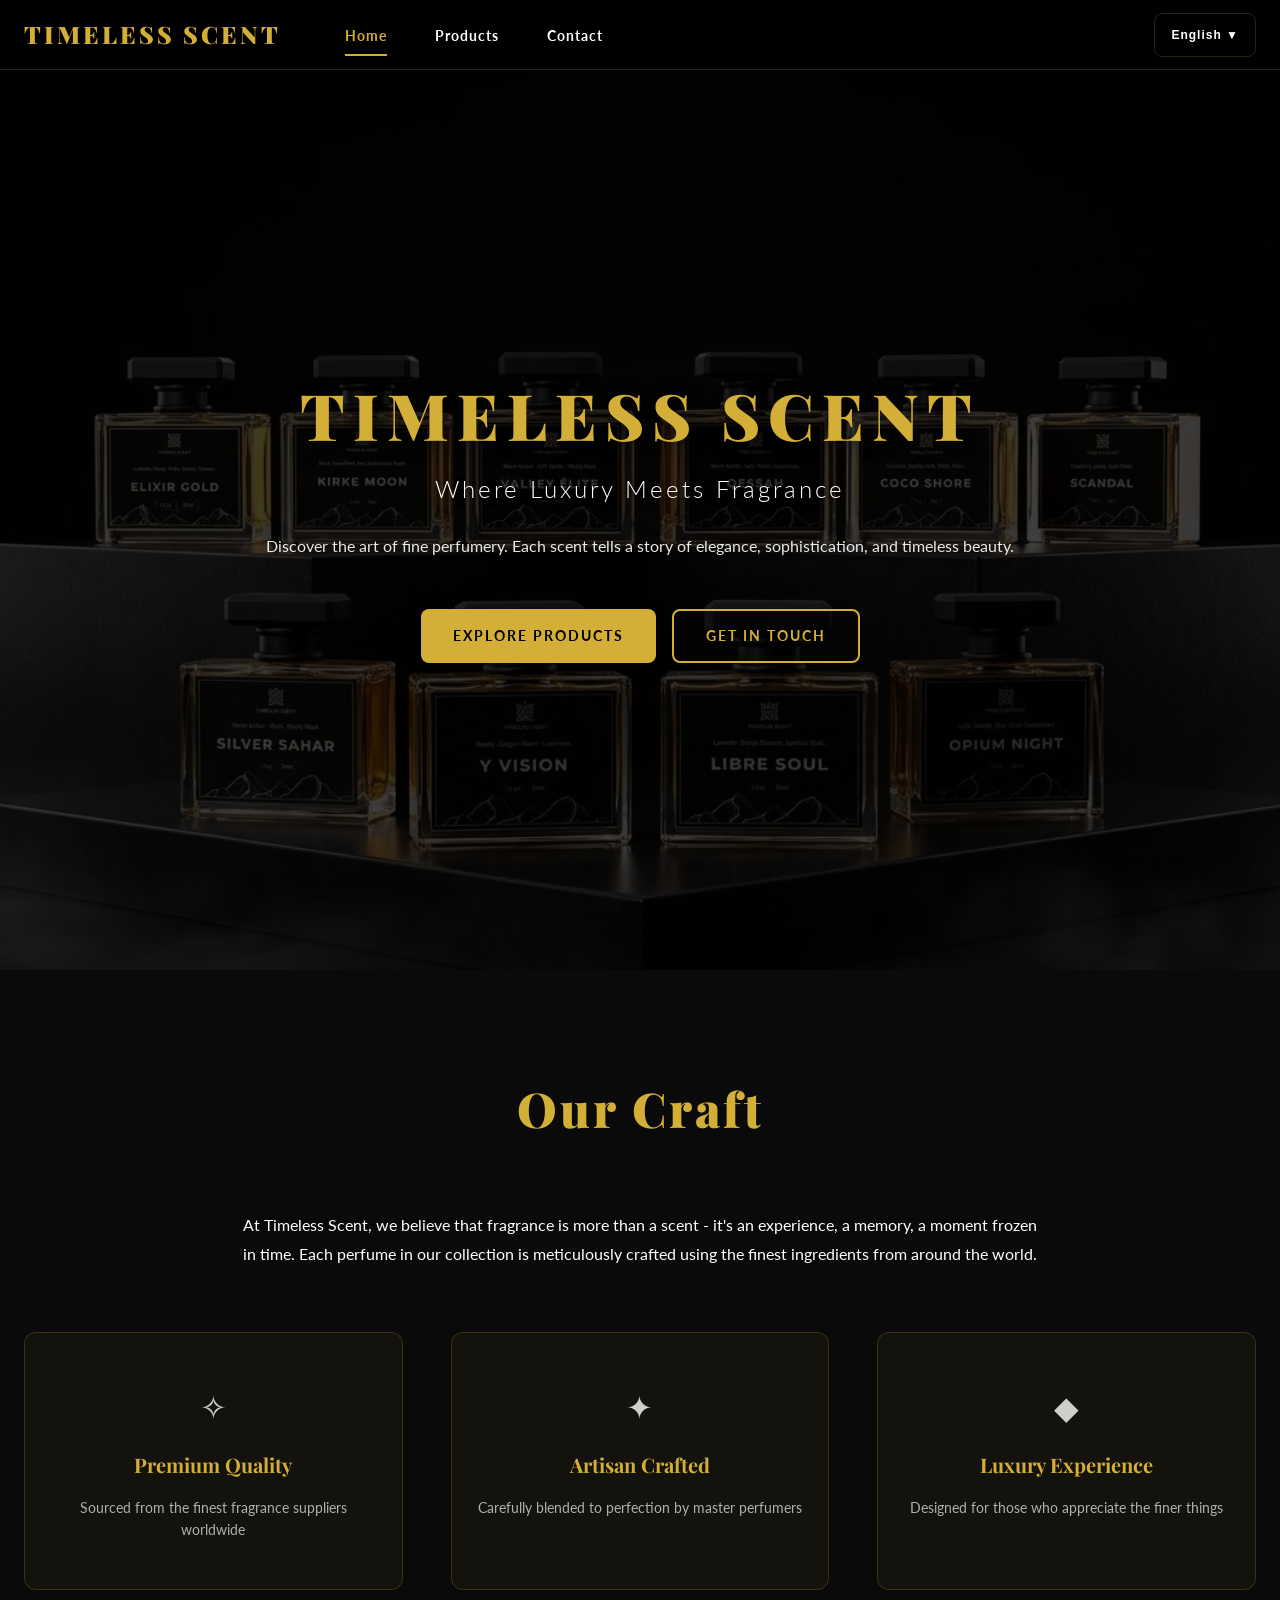
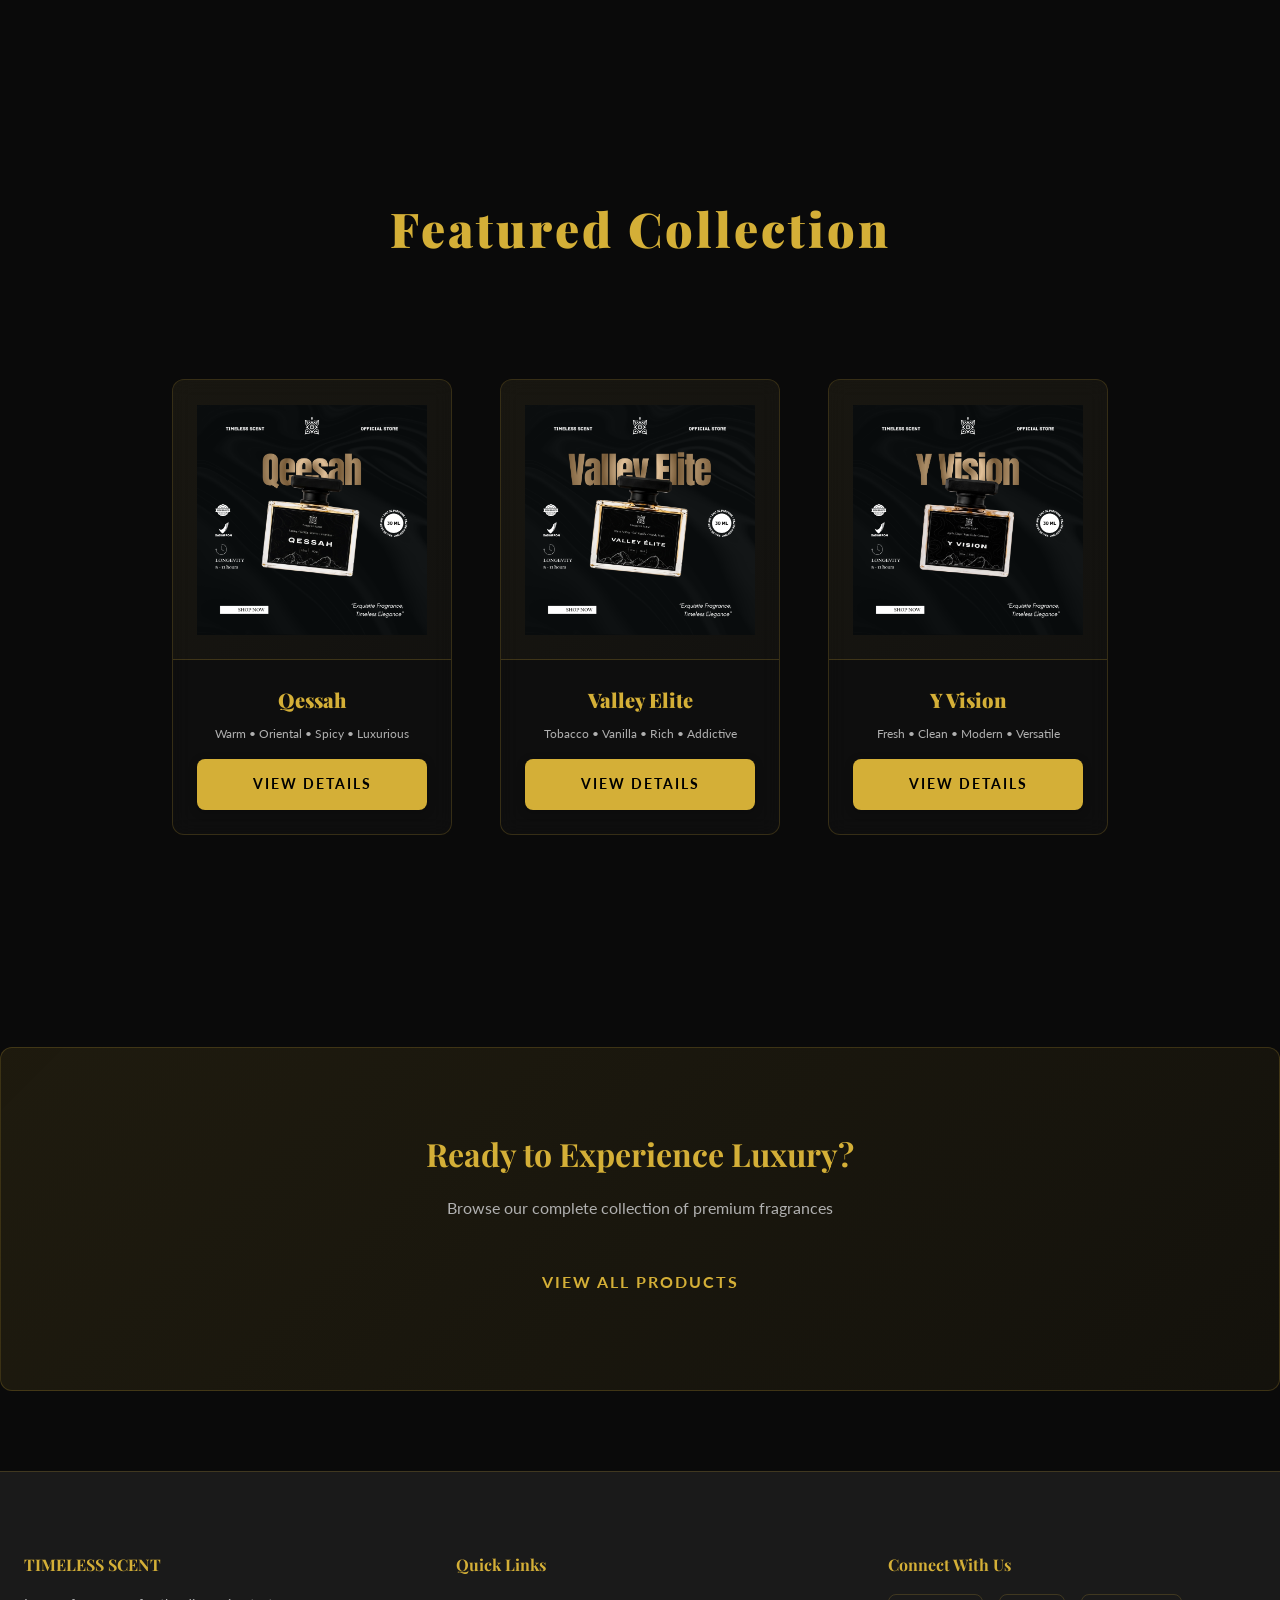
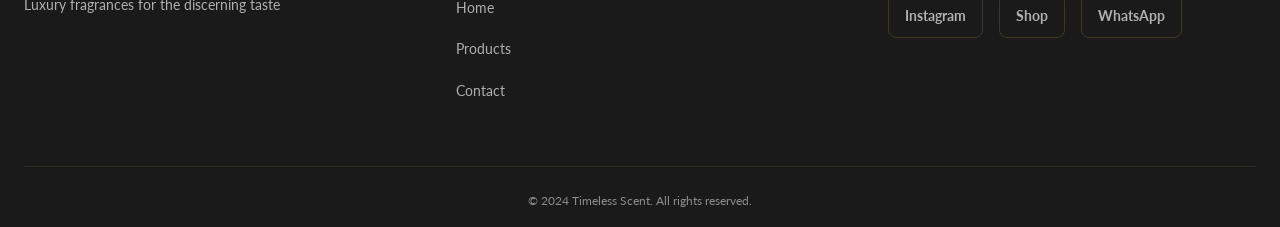
<file: index.html>
<!DOCTYPE html>
<html lang="en">

<head>
    <meta charset="UTF-8">
    <meta name="viewport" content="width=device-width, initial-scale=1.0">
    <title>Timeless Scent - Luxury Perfume Brand</title>
    <link rel="stylesheet" href="css/main.css">
    <link
        href="https://fonts.googleapis.com/css2?family=Playfair+Display:wght@700;900&family=Lato:wght@400;700&display=swap"
        rel="stylesheet">
</head>

<body>
    <!-- Navigation -->
    <nav class="navbar">
        <div class="nav-container">
            <a href="index.html" class="logo">TIMELESS SCENT</a>
            <ul class="nav-menu">
                <li><a href="index.html" class="nav-link active" data-i18n="nav.home">Home</a></li>
                <li><a href="products.html" class="nav-link" data-i18n="nav.products">Products</a></li>
                <li><a href="contact.html" class="nav-link" data-i18n="nav.contact">Contact</a></li>
            </ul>
            <div class="language-selector">
                <button class="lang-btn active" data-lang="en">EN</button>
                <button class="lang-btn" data-lang="ar">AR</button>
                <button class="lang-btn" data-lang="id">ID</button>
            </div>
            <div class="hamburger">
                <span></span>
                <span></span>
                <span></span>
            </div>
        </div>
    </nav>

    <!-- Hero Section -->
    <section class="hero">
        <div class="hero-content">
            <h1 class="hero-title" data-i18n="hero.title">TIMELESS SCENT</h1>
            <p class="hero-subtitle" data-i18n="hero.subtitle">Where Luxury Meets Fragrance</p>
            <p class="hero-description" data-i18n="hero.description">Discover the art of fine perfumery. Each scent tells a story of elegance, sophistication, and timeless beauty.</p>
            <div class="hero-buttons">
                <a href="products.html" class="btn btn-primary" data-i18n="hero.explore">Explore Products</a>
                <a href="contact.html" class="btn btn-secondary" data-i18n="hero.contact">Get in Touch</a>
            </div>
        </div>
    </section>

    <!-- Brand Introduction -->
    <section class="brand-intro">
        <div class="container">
            <h2 class="section-title" data-i18n="brand.title">Our Craft</h2>
            <p class="brand-text" data-i18n="brand.description">At Timeless Scent, we believe that fragrance is more than a scent - it's an
                experience, a memory, a moment frozen in time. Each perfume in our collection is meticulously crafted
                using the finest ingredients from around the world.</p>
            <div class="brand-features">
                <div class="feature">
                    <div class="feature-icon">✧</div>
                    <h3 data-i18n="brand.quality">Premium Quality</h3>
                    <p data-i18n="brand.quality_desc">Sourced from the finest fragrance suppliers worldwide</p>
                </div>
                <div class="feature">
                    <div class="feature-icon">✦</div>
                    <h3 data-i18n="brand.artisan">Artisan Crafted</h3>
                    <p data-i18n="brand.artisan_desc">Carefully blended to perfection by master perfumers</p>
                </div>
                <div class="feature">
                    <div class="feature-icon">◆</div>
                    <h3 data-i18n="brand.luxury">Luxury Experience</h3>
                    <p data-i18n="brand.luxury_desc">Designed for those who appreciate the finer things</p>
                </div>
            </div>
        </div>
    </section>

    <!-- Featured Products Section -->
    <section class="featured-products">
        <div class="container">
            <h2 class="section-title" data-i18n="featured.title">Featured Collection</h2>
            <div class="products-grid" id="featuredGrid">
                <!-- Products will be loaded here by JavaScript -->
            </div>
            <div class="empty-state" id="emptyState" style="display: none;">
                <p data-i18n="products.empty">No products yet. Visit the <a href="admin.html">admin panel</a> to add your first perfume.</p>
            </div>
        </div>
    </section>

    <!-- Call to Action -->
    <section class="cta-section">
        <div class="container">
            <h2 data-i18n="cta.title">Ready to Experience Luxury?</h2>
            <p data-i18n="cta.subtitle">Browse our complete collection of premium fragrances</p>
            <a href="products.html" class="btn btn-large" data-i18n="cta.button">View All Products</a>
        </div>
    </section>

    <!-- Footer -->
    <footer class="footer">
        <div class="container">
            <div class="footer-content">
                <div class="footer-section">
                    <h3 data-i18n="footer.brand">TIMELESS SCENT</h3>
                    <p data-i18n="footer.brandDesc">Luxury fragrances for the discerning taste</p>
                </div>
                <div class="footer-section">
                    <h3 data-i18n="footer.quickLinks">Quick Links</h3>
                    <ul>
                        <li><a href="index.html" data-i18n="nav.home">Home</a></li>
                        <li><a href="products.html" data-i18n="nav.products">Products</a></li>
                        <li><a href="contact.html" data-i18n="nav.contact">Contact</a></li>
                    </ul>
                </div>
                <div class="footer-section">
                    <h3 data-i18n="footer.connect">Connect With Us</h3>
                    <div class="social-links">
                        <a href="https://instagram.com/timelessscent___" target="_blank" class="social-icon" data-i18n="footer.instagram">Instagram</a>
                        <a href="https://shopee.co.id/timelessscent__" target="_blank" class="social-icon" data-i18n="footer.shop">Shop</a>
                        <a href="https://wa.me/6289682007177" target="_blank" class="social-icon" data-i18n="footer.whatsapp">WhatsApp</a>
                    </div>
                </div>
            </div>
            <div class="footer-bottom">
                <p data-i18n="footer.copyright">&copy; 2024 Timeless Scent. All rights reserved.</p>
            </div>
        </div>
    </footer>

    <script src="js/i18n.js"></script>
    <script src="js/init.js"></script>
    <script src="js/main.js"></script>
    <script>
        window.addEventListener('languageChanged', loadFeaturedProducts);
        loadFeaturedProducts();
    </script>
</body>

</html>
<!-- updated website -->
</file>
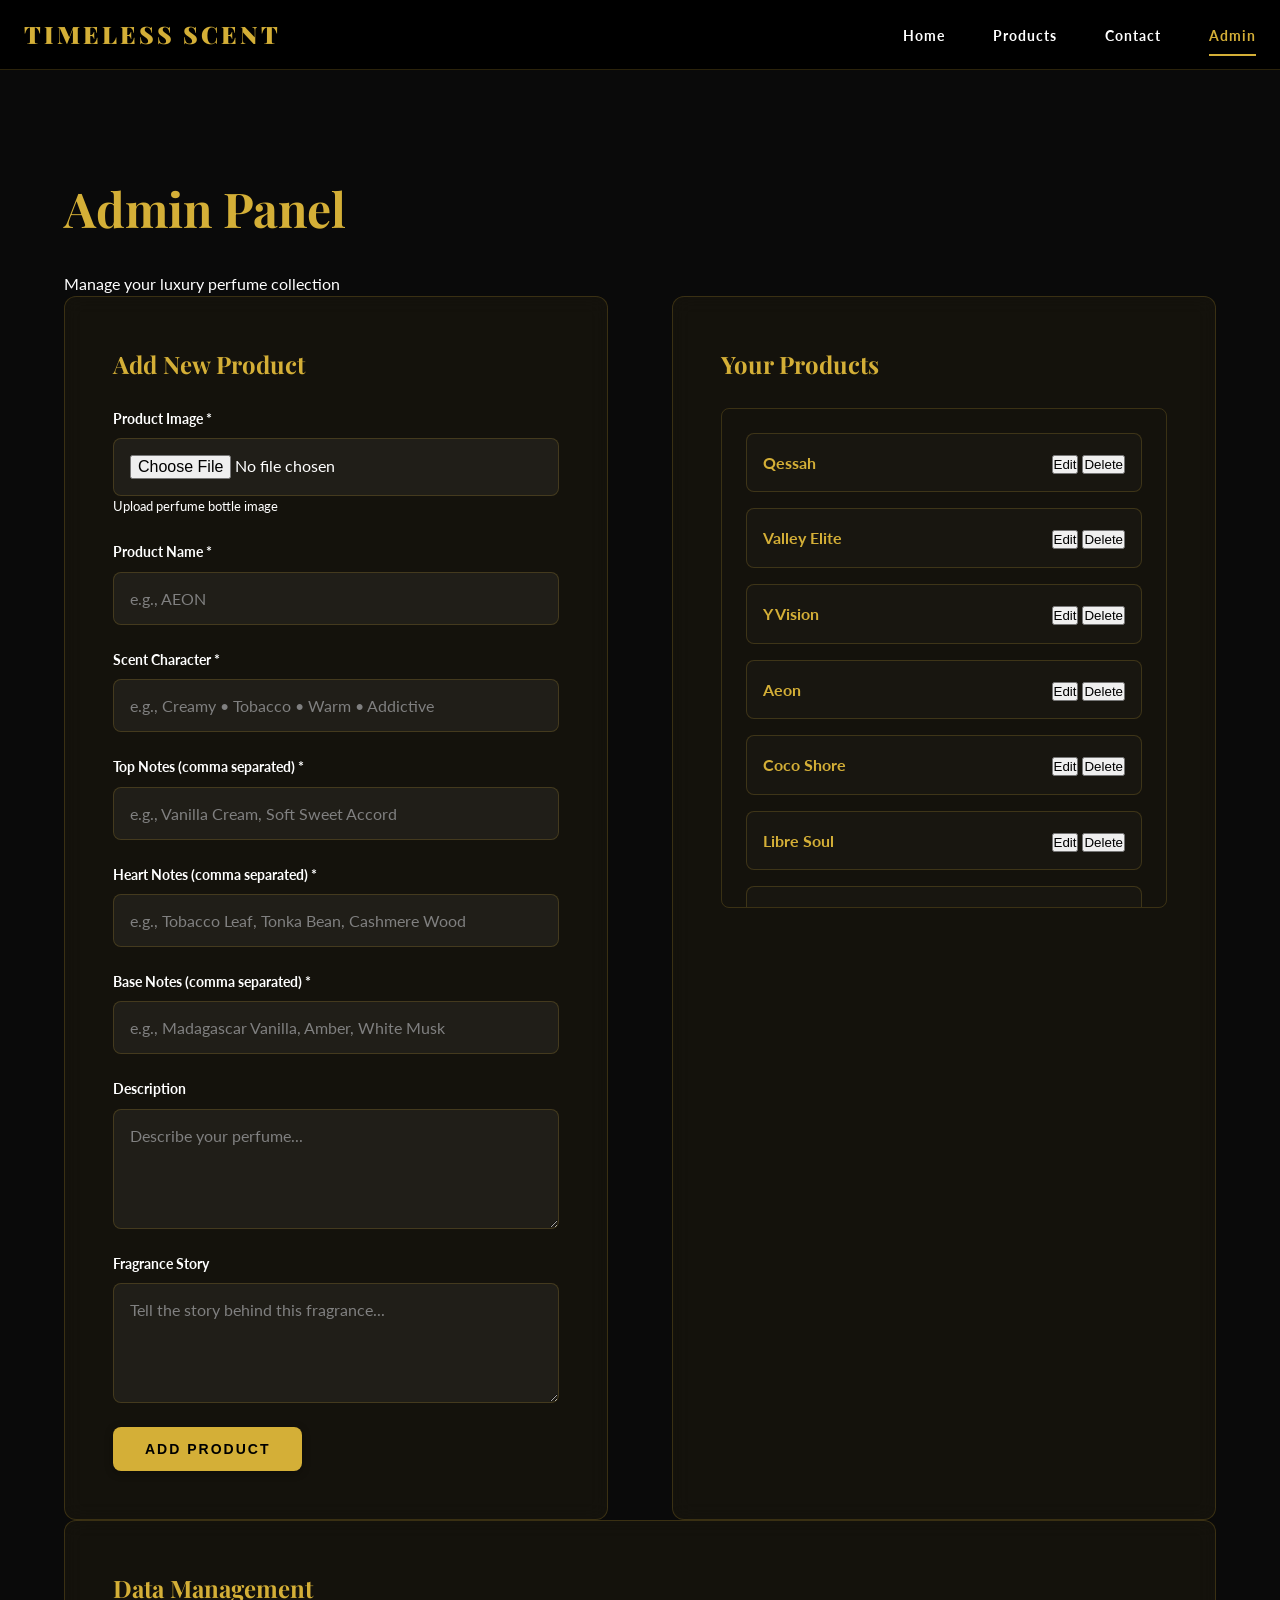
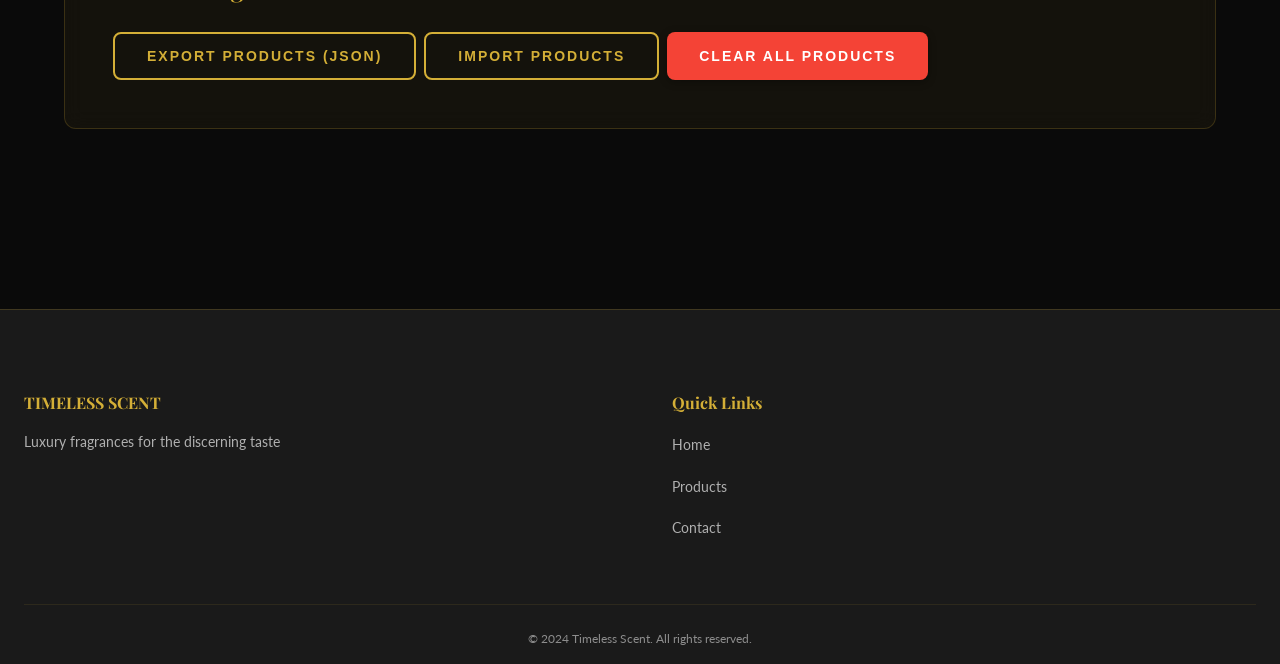
<file: admin.html>
<!DOCTYPE html>
<html lang="en">

<head>
    <meta charset="UTF-8">
    <meta name="viewport" content="width=device-width, initial-scale=1.0">
    <title>Admin Panel - Timeless Scent</title>
    <link rel="stylesheet" href="css/main.css">
    <link
        href="https://fonts.googleapis.com/css2?family=Playfair+Display:wght@700;900&family=Lato:wght@400;700&display=swap"
        rel="stylesheet">
</head>

<body>
    <!-- Navigation -->
    <nav class="navbar">
        <div class="nav-container">
            <a href="index.html" class="logo">TIMELESS SCENT</a>
            <ul class="nav-menu">
                <li><a href="index.html" class="nav-link">Home</a></li>
                <li><a href="products.html" class="nav-link">Products</a></li>
                <li><a href="contact.html" class="nav-link">Contact</a></li>
                <li><a href="admin.html" class="nav-link active">Admin</a></li>
            </ul>
        </div>
    </nav>

    <!-- Admin Section -->
    <section class="admin-section">
        <div class="container admin-container">
            <div class="admin-header">
                <h1>Admin Panel</h1>
                <p>Manage your luxury perfume collection</p>
            </div>

            <div class="admin-grid">
                <!-- Add Product Form -->
                <div class="admin-panel">
                    <h2>Add New Product</h2>
                    <form id="productForm" onsubmit="handleAddProduct(event)">
                        <div class="form-group">
                            <label>Product Image *</label>
                            <input type="file" id="productImage" accept="image/*" required>
                            <small>Upload perfume bottle image</small>
                        </div>

                        <div class="form-group">
                            <label>Product Name *</label>
                            <input type="text" id="productName" placeholder="e.g., AEON" required>
                        </div>

                        <div class="form-group">
                            <label>Scent Character *</label>
                            <input type="text" id="scentCharacter"
                                placeholder="e.g., Creamy • Tobacco • Warm • Addictive" required>
                        </div>

                        <div class="form-group">
                            <label>Top Notes (comma separated) *</label>
                            <input type="text" id="topNotes" placeholder="e.g., Vanilla Cream, Soft Sweet Accord"
                                required>
                        </div>

                        <div class="form-group">
                            <label>Heart Notes (comma separated) *</label>
                            <input type="text" id="heartNotes"
                                placeholder="e.g., Tobacco Leaf, Tonka Bean, Cashmere Wood" required>
                        </div>

                        <div class="form-group">
                            <label>Base Notes (comma separated) *</label>
                            <input type="text" id="baseNotes" placeholder="e.g., Madagascar Vanilla, Amber, White Musk"
                                required>
                        </div>

                        <div class="form-group">
                            <label>Description</label>
                            <textarea id="description" placeholder="Describe your perfume..." rows="4"></textarea>
                        </div>

                        <div class="form-group">
                            <label>Fragrance Story</label>
                            <textarea id="story" placeholder="Tell the story behind this fragrance..."
                                rows="4"></textarea>
                        </div>

                        <button type="submit" class="btn btn-primary">Add Product</button>
                    </form>
                    <div id="formMessage"></div>
                </div>

                <!-- Products List -->
                <div class="admin-panel">
                    <h2>Your Products</h2>
                    <div id="productsList" class="products-list">
                        <p class="empty-state">No products yet. Add your first perfume!</p>
                    </div>
                </div>
            </div>

            <!-- Export/Import Section -->
            <div class="admin-panel admin-actions">
                <h2>Data Management</h2>
                <div class="action-buttons">
                    <button onclick="exportProducts()" class="btn btn-secondary">Export Products (JSON)</button>
                    <button onclick="document.getElementById('importFile').click()" class="btn btn-secondary">Import
                        Products</button>
                    <input type="file" id="importFile" accept=".json" style="display:none;"
                        onchange="importProducts(event)">
                    <button onclick="clearAllProducts()" class="btn btn-danger">Clear All Products</button>
                </div>
            </div>
        </div>
    </section>

    <!-- Footer -->
    <footer class="footer">
        <div class="container">
            <div class="footer-content">
                <div class="footer-section">
                    <h3>TIMELESS SCENT</h3>
                    <p>Luxury fragrances for the discerning taste</p>
                </div>
                <div class="footer-section">
                    <h3>Quick Links</h3>
                    <ul>
                        <li><a href="index.html">Home</a></li>
                        <li><a href="products.html">Products</a></li>
                        <li><a href="contact.html">Contact</a></li>
                    </ul>
                </div>
            </div>
            <div class="footer-bottom">
                <p>&copy; 2024 Timeless Scent. All rights reserved.</p>
            </div>
        </div>
    </footer>

    <script src="js/init.js"></script>
    <script src="js/admin.js"></script>
    <script>
        loadProductsList();
    </script>
</body>

</html>
</file>
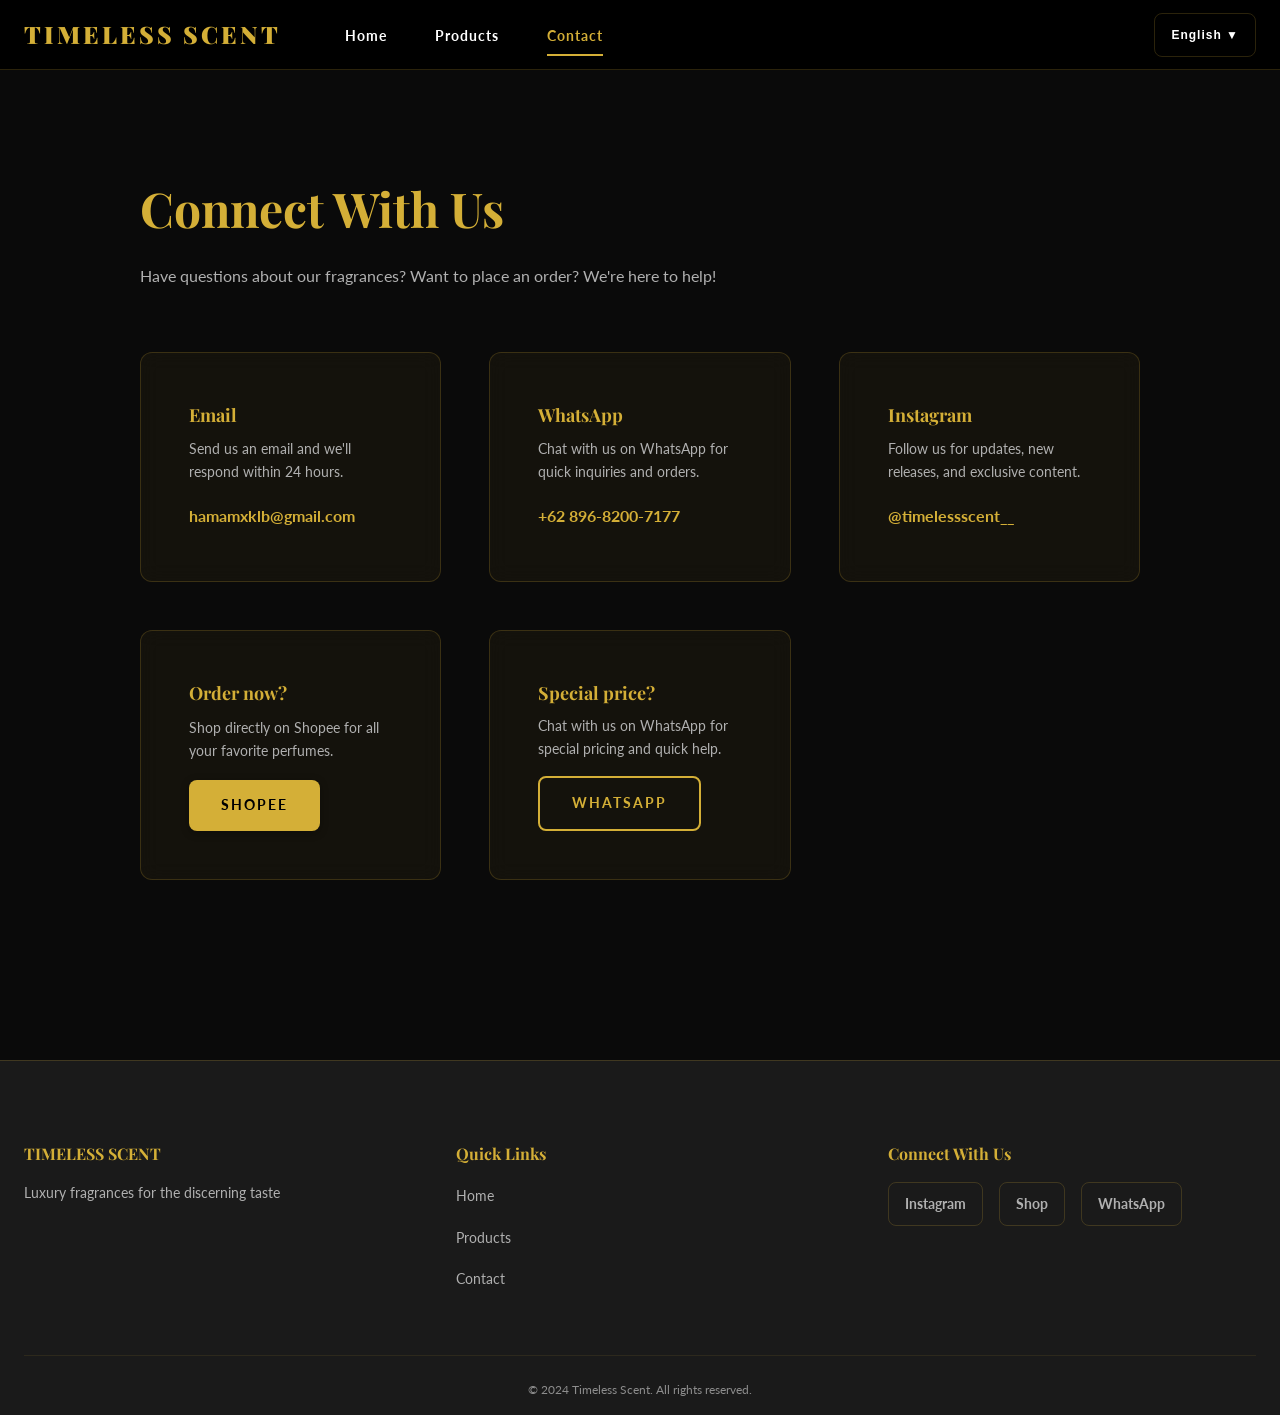
<file: contact.html>
<!DOCTYPE html>
<html lang="en">

<head>
    <meta charset="UTF-8">
    <meta name="viewport" content="width=device-width, initial-scale=1.0">
    <title>Contact Us - Timeless Scent</title>
    <link rel="stylesheet" href="css/main.css">
    <link
        href="https://fonts.googleapis.com/css2?family=Playfair+Display:wght@700;900&family=Lato:wght@400;700&display=swap"
        rel="stylesheet">
</head>

<body>
    <nav class="navbar">
        <div class="nav-container">
            <a href="index.html" class="logo">TIMELESS SCENT</a>
            <ul class="nav-menu">
                <li><a href="index.html" class="nav-link" data-i18n="nav.home">Home</a></li>
                <li><a href="products.html" class="nav-link" data-i18n="nav.products">Products</a></li>
                <li><a href="contact.html" class="nav-link active" data-i18n="nav.contact">Contact</a></li>
            </ul>
            <div class="language-selector">
                <button class="lang-btn active" data-lang="en">EN</button>
                <button class="lang-btn" data-lang="ar">AR</button>
                <button class="lang-btn" data-lang="id">ID</button>
            </div>
            <div class="hamburger">
                <span></span>
                <span></span>
                <span></span>
            </div>
        </div>
    </nav>
    <section class="contact-section">
        <div class="container">
            <div class="contact-content">
                <div class="contact-info">
                    <h2 data-i18n="contact.title">Connect With Us</h2>
                    <p data-i18n="contact.subtitle">Have questions about our fragrances? Want to place an order? We're here to help!</p>

                    <div class="contact-methods">
                        <div class="contact-method">
                            <h3 data-i18n="contact.email">Email</h3>
                            <p data-i18n="contact.emailDesc">Send us an email and we'll respond within 24 hours.</p>
                            <a href="mailto:hamamxklb@gmail.com" class="contact-link">hamamxklb@gmail.com</a>
                        </div>

                        <div class="contact-method">
                            <h3 data-i18n="contact.whatsapp">WhatsApp</h3>
                            <p data-i18n="contact.whatsappDesc">Chat with us on WhatsApp for quick inquiries and orders.</p>
                            <a href="https://wa.me/6289682007177?text=Hi%20Timeless%20Scent%21%20I'm%20interested%20in%20your%20perfumes"
                                target="_blank" class="contact-link">+62 896-8200-7177</a>
                        </div>

                        <div class="contact-method">
                            <h3 data-i18n="contact.instagram">Instagram</h3>
                            <p data-i18n="contact.instagramDesc">Follow us for updates, new releases, and exclusive content.</p>
                            <a href="https://www.instagram.com/timelessscent__/" target="_blank"
                                class="contact-link">@timelessscent__</a>
                        </div>

                        <div class="contact-method order-contact-method">
                            <h3 data-i18n="contact.orderNow">Order now?</h3>
                            <p data-i18n="contact.orderDesc">Shop directly on Shopee for all your favorite perfumes.</p>
                            <a href="https://shopee.co.id/timelessscent__" target="_blank"
                                class="btn btn-primary" data-i18n="contact.shopee">Shopee</a>
                        </div>

                        <div class="contact-method order-contact-method">
                            <h3 data-i18n="contact.specialPrice">Special price?</h3>
                            <p data-i18n="contact.specialDesc">Chat with us on WhatsApp for special pricing and quick help.</p>
                            <a href="https://wa.me/6289682007177" target="_blank" class="btn btn-secondary" data-i18n="contact.whatsappButton">WhatsApp</a>
                        </div>
                    </div>
                </div>
            </div>
        </div>
    </section>

    <footer class="footer">
        <div class="container">
            <div class="footer-content">
                <div class="footer-section">
                    <h3 data-i18n="footer.brand">TIMELESS SCENT</h3>
                    <p data-i18n="footer.brandDesc">Luxury fragrances for the discerning taste</p>
                </div>
                <div class="footer-section">
                    <h3 data-i18n="footer.quickLinks">Quick Links</h3>
                    <ul>
                        <li><a href="index.html" data-i18n="nav.home">Home</a></li>
                        <li><a href="products.html" data-i18n="nav.products">Products</a></li>
                        <li><a href="contact.html" data-i18n="nav.contact">Contact</a></li>
                    </ul>
                </div>
                <div class="footer-section">
                    <h3 data-i18n="footer.connect">Connect With Us</h3>
                    <div class="social-links">
                        <a href="https://instagram.com/timelessscent___" target="_blank" class="social-icon" data-i18n="footer.instagram">Instagram</a>
                        <a href="https://shopee.co.id/timelessscent__" target="_blank" class="social-icon" data-i18n="footer.shop">Shop</a>
                        <a href="https://wa.me/6289682007177" target="_blank" class="social-icon" data-i18n="footer.whatsapp">WhatsApp</a>
                    </div>
                </div>
            </div>
            <div class="footer-bottom">
                <p data-i18n="footer.copyright">&copy; 2024 Timeless Scent. All rights reserved.</p>
            </div>
        </div>
    </footer>

    <script src="js/i18n.js"></script>
    <script src="js/init.js"></script>
    <script src="js/main.js"></script>
</body>

</html>
</file>
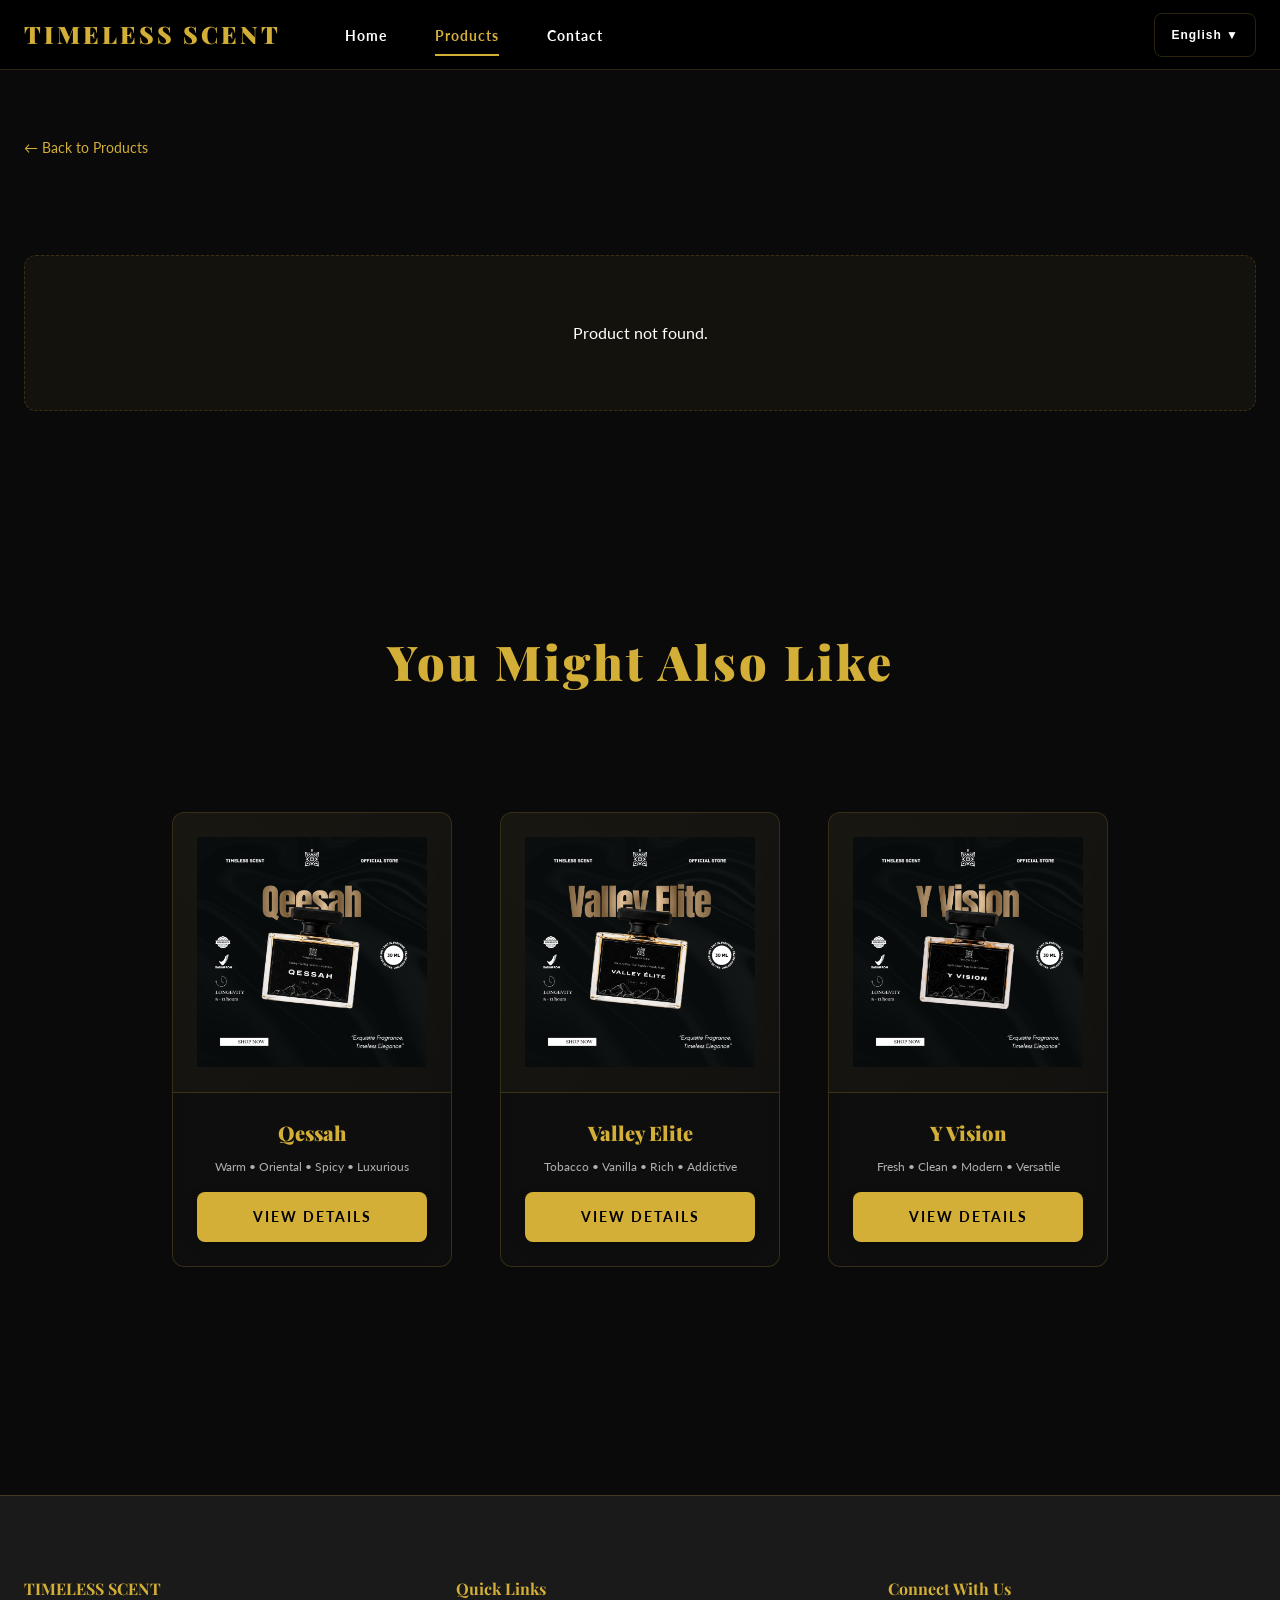
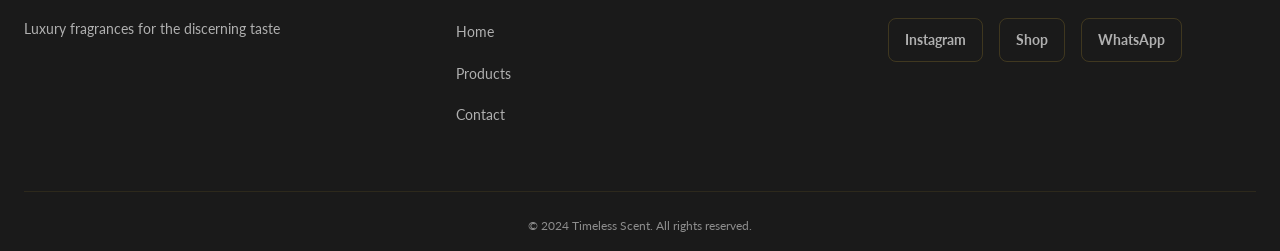
<file: product.html>
<!DOCTYPE html>
<html lang="en">

<head>
    <meta charset="UTF-8">
    <meta name="viewport" content="width=device-width, initial-scale=1.0">
    <title>Product Details - Timeless Scent</title>
    <link rel="stylesheet" href="css/main.css">
    <link
        href="https://fonts.googleapis.com/css2?family=Playfair+Display:wght@700;900&family=Lato:wght@400;700&display=swap"
        rel="stylesheet">
</head>

<body>
    <!-- Navigation -->
    <nav class="navbar">
        <div class="nav-container">
            <a href="index.html" class="logo">TIMELESS SCENT</a>
            <ul class="nav-menu">
                <li><a href="index.html" class="nav-link" data-i18n="nav.home">Home</a></li>
                <li><a href="products.html" class="nav-link active" data-i18n="nav.products">Products</a></li>
                <li><a href="contact.html" class="nav-link" data-i18n="nav.contact">Contact</a></li>
            </ul>
            <div class="language-selector">
                <button class="lang-btn active" data-lang="en">EN</button>
                <button class="lang-btn" data-lang="ar">AR</button>
                <button class="lang-btn" data-lang="id">ID</button>
            </div>
            <div class="hamburger">
                <span></span>
                <span></span>
                <span></span>
            </div>
        </div>
    </nav>

    <!-- Product Detail Section -->
    <section class="product-detail">
        <div class="container">
            <a href="products.html" class="back-link" data-i18n="product.backToProducts">← Back to Products</a>
            <div id="productContainer">
                <!-- Product details will be loaded here by JavaScript -->
                <p class="empty-state" data-i18n="product.notFound">Product not found.</p>
            </div>
        </div>
    </section>

    <!-- Related Products Section -->
    <section class="featured-products">
        <div class="container">
            <h2 class="section-title" data-i18n="product.relatedTitle">You Might Also Like</h2>
            <div class="products-grid" id="relatedGrid">
                <!-- Related products will be loaded here by JavaScript -->
            </div>
        </div>
    </section>

    <!-- Footer -->
    <footer class="footer">
        <div class="container">
            <div class="footer-content">
                <div class="footer-section">
                    <h3 data-i18n="footer.brand">TIMELESS SCENT</h3>
                    <p data-i18n="footer.brandDesc">Luxury fragrances for the discerning taste</p>
                </div>
                <div class="footer-section">
                    <h3 data-i18n="footer.quickLinks">Quick Links</h3>
                    <ul>
                        <li><a href="index.html" data-i18n="nav.home">Home</a></li>
                        <li><a href="products.html" data-i18n="nav.products">Products</a></li>
                        <li><a href="contact.html" data-i18n="nav.contact">Contact</a></li>
                    </ul>
                </div>
                <div class="footer-section">
                    <h3 data-i18n="footer.connect">Connect With Us</h3>
                    <div class="social-links">
                        <a href="https://instagram.com/timelessscent___" target="_blank" class="social-icon" data-i18n="footer.instagram">Instagram</a>
                        <a href="https://shopee.co.id/timelessscent__" target="_blank" class="social-icon" data-i18n="footer.shop">Shop</a>
                        <a href="https://wa.me/6289682007177" target="_blank" class="social-icon" data-i18n="footer.whatsapp">WhatsApp</a>
                    </div>
                </div>
            </div>
            <div class="footer-bottom">
                <p data-i18n="footer.copyright">&copy; 2024 Timeless Scent. All rights reserved.</p>
            </div>
        </div>
    </footer>

    <script src="js/i18n.js"></script>
    <script src="js/init.js"></script>
    <script src="js/main.js"></script>
    <script>
        window.addEventListener('languageChanged', () => {
            loadProductDetail();
            loadRelatedProducts();
        });
        loadProductDetail();
        loadRelatedProducts();
    </script>
</body>

</html>
</file>
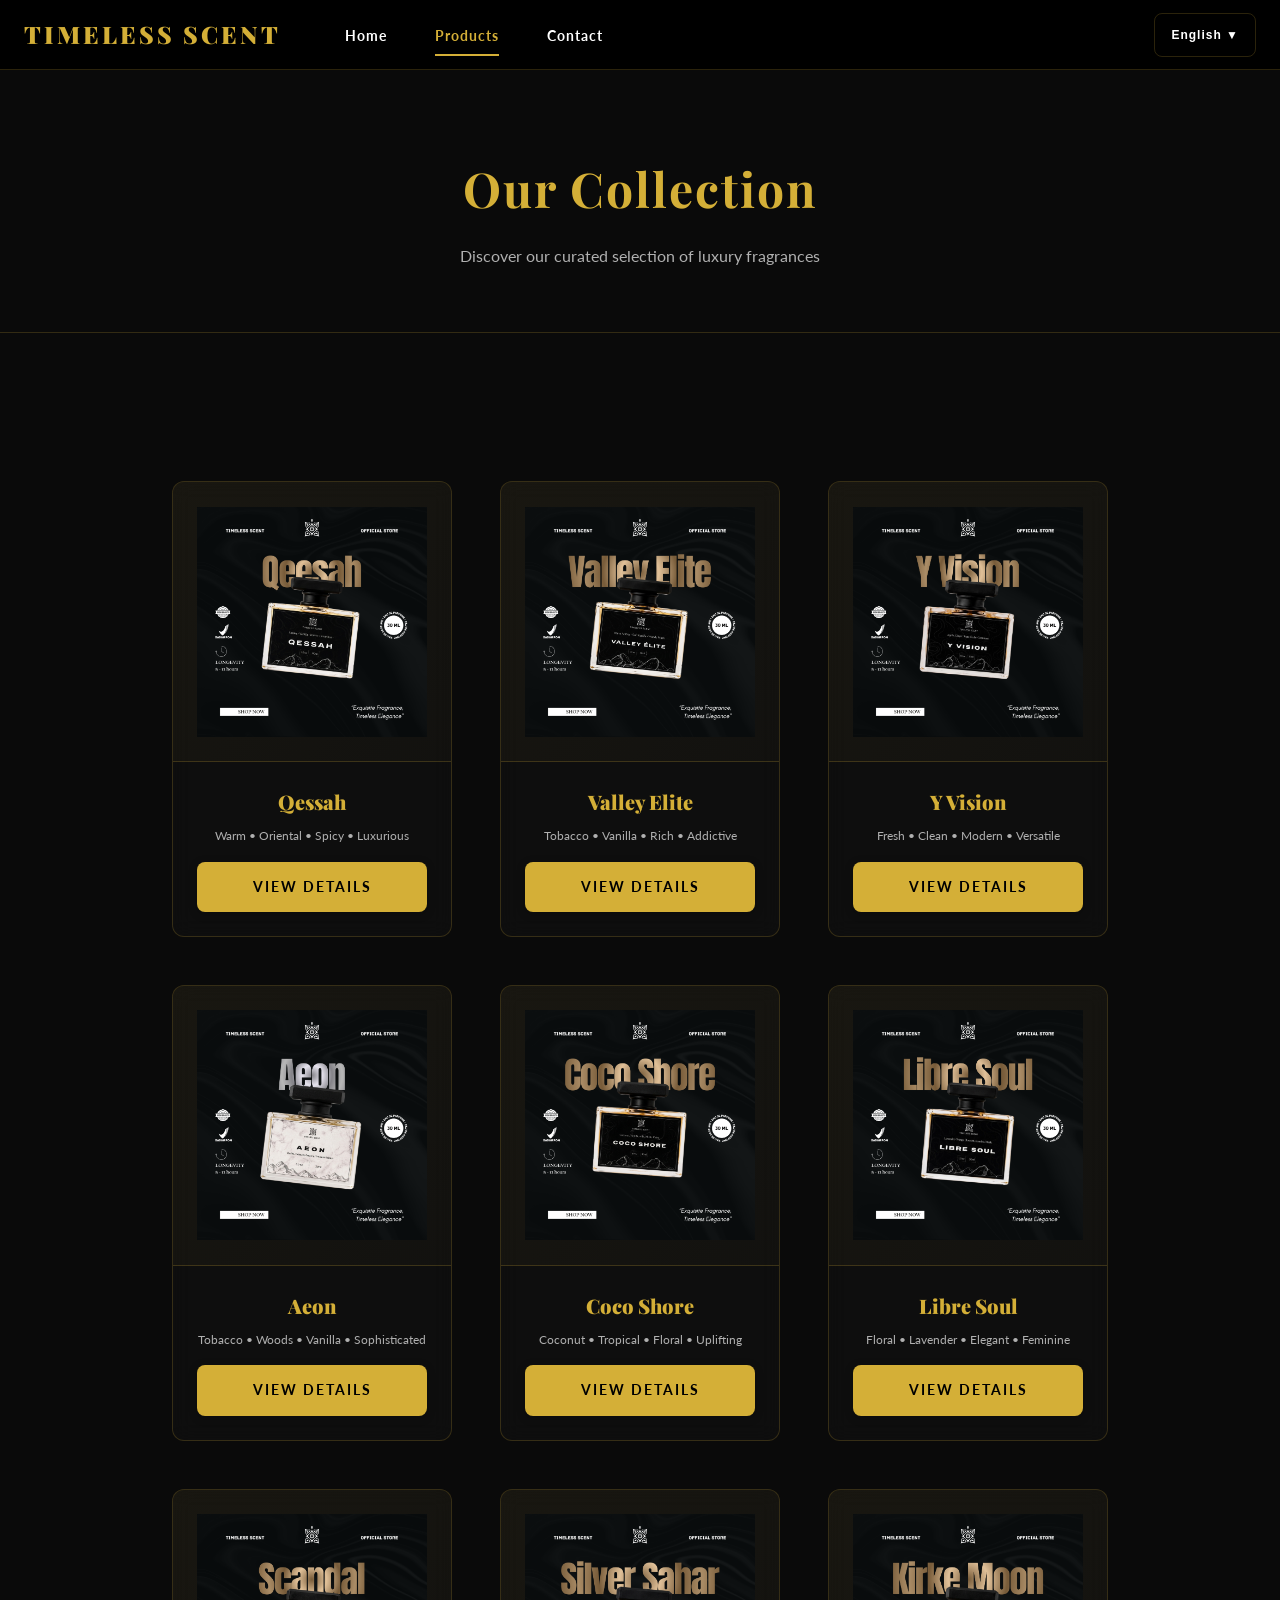
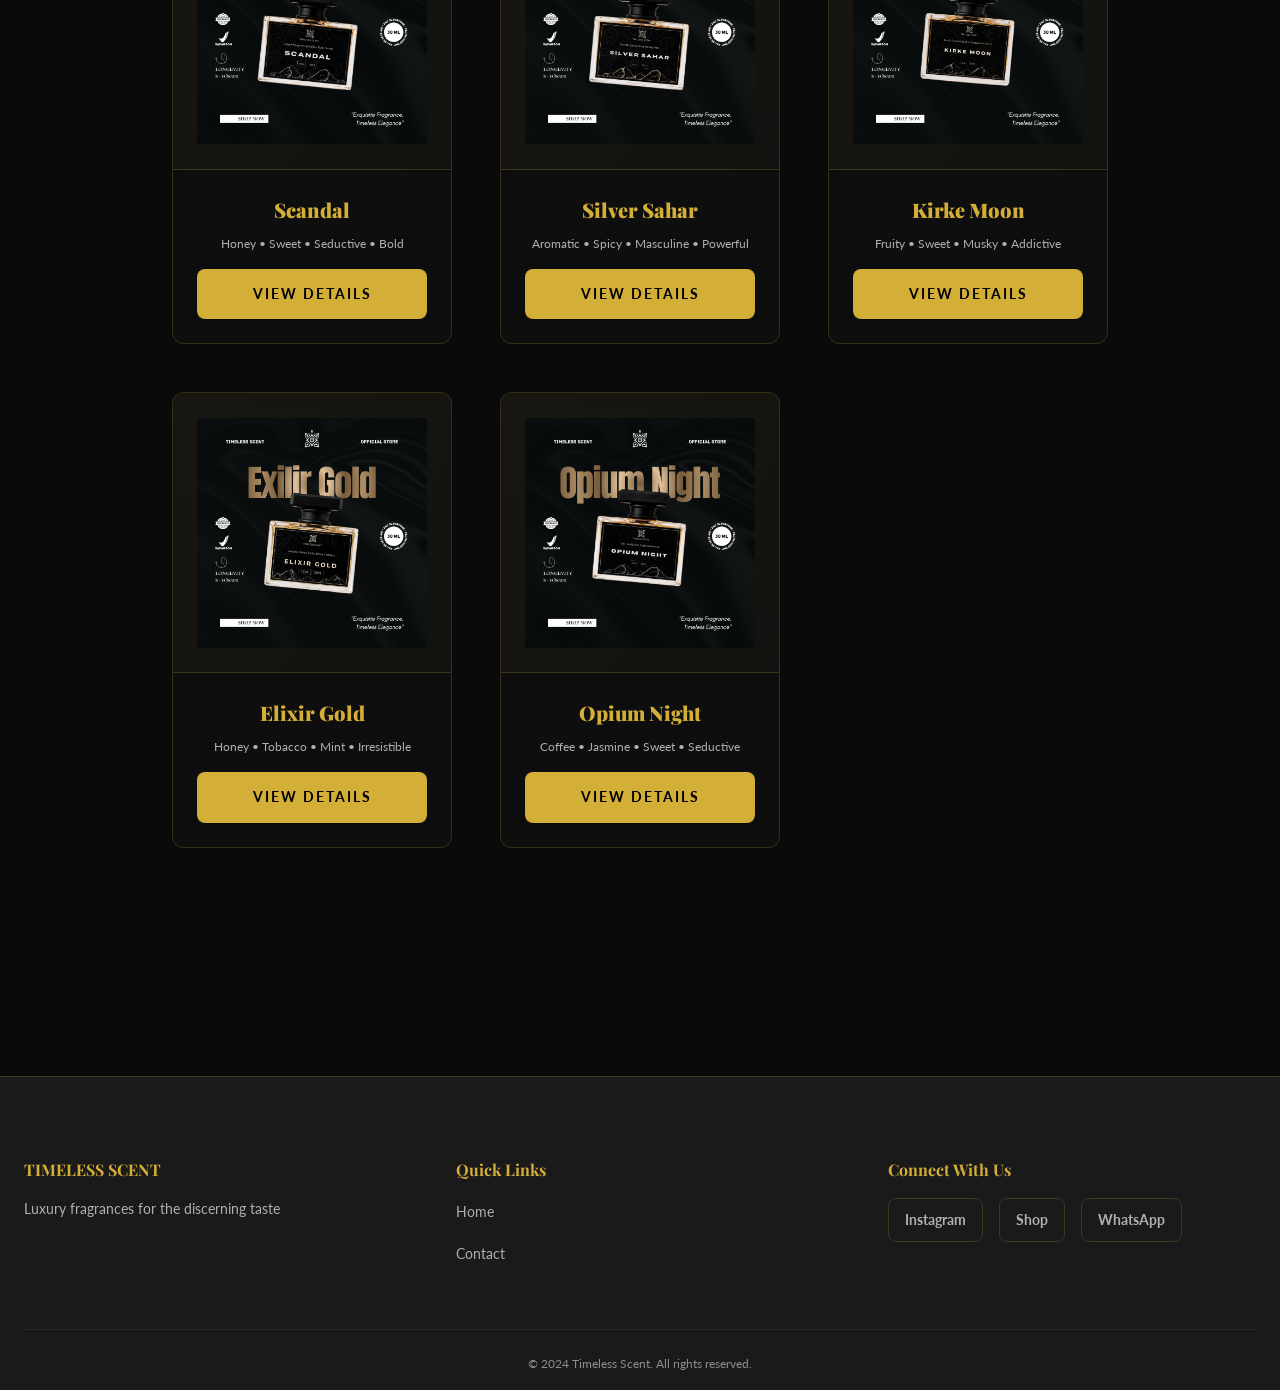
<file: products.html>
<!DOCTYPE html>
<html lang="en">

<head>
    <meta charset="UTF-8">
    <meta name="viewport" content="width=device-width, initial-scale=1.0">
    <title>Our Collection - Timeless Scent</title>
    <link rel="stylesheet" href="css/main.css">
    <link
        href="https://fonts.googleapis.com/css2?family=Playfair+Display:wght@700;900&family=Lato:wght@400;700&display=swap"
        rel="stylesheet">
</head>

<body>
    <!-- Navigation -->
    <nav class="navbar">
        <div class="nav-container">
            <a href="index.html" class="logo">TIMELESS SCENT</a>
            <ul class="nav-menu">
                <li><a href="index.html" class="nav-link" data-i18n="nav.home">Home</a></li>
                <li><a href="products.html" class="nav-link active" data-i18n="nav.products">Products</a></li>
                <li><a href="contact.html" class="nav-link" data-i18n="nav.contact">Contact</a></li>
            </ul>
            <div class="language-selector">
                <button class="lang-btn active" data-lang="en">EN</button>
                <button class="lang-btn" data-lang="ar">AR</button>
                <button class="lang-btn" data-lang="id">ID</button>
            </div>
            <div class="hamburger">
                <span></span>
                <span></span>
                <span></span>
            </div>
        </div>
    </nav>

    <!-- Page Header -->
    <div class="page-header">
        <h1 data-i18n="products.title">Our Collection</h1>
        <p data-i18n="products.subtitle">Discover our curated selection of luxury fragrances</p>
    </div>

    <!-- Products Section -->
    <section class="products-section">
        <div class="container">
            <div class="products-grid" id="productsGrid">
                <!-- Products will be loaded here by JavaScript -->
            </div>
            <div class="empty-state" id="emptyState" style="display: none;">
                <p data-i18n="products.empty">No products available yet. <a href="admin.html" data-i18n="nav.admin">Add products</a> through the admin panel.</p>
            </div>
        </div>
    </section>

    <!-- Footer -->
    <footer class="footer">
        <div class="container">
            <div class="footer-content">
                <div class="footer-section">
                    <h3 data-i18n="footer.brand">TIMELESS SCENT</h3>
                    <p data-i18n="footer.brandDesc">Luxury fragrances for the discerning taste</p>
                </div>
                <div class="footer-section">
                    <h3 data-i18n="footer.quickLinks">Quick Links</h3>
                    <ul>
                        <li><a href="index.html" data-i18n="nav.home">Home</a></li>
                        <li><a href="contact.html" data-i18n="nav.contact">Contact</a></li>
                    </ul>
                </div>
                <div class="footer-section">
                    <h3 data-i18n="footer.connect">Connect With Us</h3>
                    <div class="social-links">
                        <a href="https://instagram.com/timelessscent___" target="_blank" class="social-icon" data-i18n="footer.instagram">Instagram</a>
                        <a href="https://shopee.co.id/timelessscent__" target="_blank" class="social-icon" data-i18n="footer.shop">Shop</a>
                        <a href="https://wa.me/6289682007177" target="_blank" class="social-icon" data-i18n="footer.whatsapp">WhatsApp</a>
                    </div>
                </div>
            </div>
            <div class="footer-bottom">
                <p data-i18n="footer.copyright">&copy; 2024 Timeless Scent. All rights reserved.</p>
            </div>
        </div>
    </footer>

    <script src="js/i18n.js"></script>
    <script src="js/init.js"></script>
    <script src="js/main.js"></script>
    <script>
        window.addEventListener('languageChanged', loadAllProducts);
        loadAllProducts();
    </script>
</body>

</html>
</file>
<file: css/main.css>
/* ============================================
   LUXURY PERFUME WEBSITE - MODERN REDESIGN
   ============================================ */

/* ROOT DESIGN TOKENS */
:root {
    /* Primary Colors */
    --primary-gold: #D4AF37;
    --primary-dark: #000000;
    --primary-light: #FFFFFF;

    /* Secondary Colors */
    --dark-bg: #0a0a0a;
    --secondary-dark: #1a1a1a;
    --tertiary-dark: #2a2a2a;
    --hover-dark: #1a1a1a;

    /* Neutral Colors */
    --text-light: #FFFFFF;
    --text-muted: #B0B0B0;
    --text-dim: #808080;
    --border-subtle: rgba(212, 175, 55, 0.2);
    --border-active: rgba(212, 175, 55, 0.5);

    /* Semantic Colors */
    --success: #4CAF50;
    --error: #F44336;
    --warning: #FF9800;

    /* Shadows */
    --shadow-sm: 0 2px 8px rgba(0, 0, 0, 0.3);
    --shadow-md: 0 4px 16px rgba(0, 0, 0, 0.5);
    --shadow-lg: 0 8px 32px rgba(0, 0, 0, 0.7);
    --shadow-hover: 0 12px 40px rgba(212, 175, 55, 0.15);

    /* Transitions */
    --transition-fast: all 0.2s ease;
    --transition-base: all 0.3s ease;
    --transition-slow: all 0.5s ease;

    /* Spacing Scale */
    --space-xs: 4px;
    --space-sm: 8px;
    --space-md: 16px;
    --space-lg: 24px;
    --space-xl: 32px;
    --space-2xl: 48px;
    --space-3xl: 64px;
    --space-4xl: 80px;
    --space-5xl: 100px;

    /* Typography */
    --font-display: 'Playfair Display', serif;
    --font-body: 'Lato', sans-serif;

    /* Responsive Font Sizes (mobile) */
    --text-xs: 12px;
    --text-sm: 14px;
    --text-base: 16px;
    --text-lg: 18px;
    --text-xl: 20px;
    --text-2xl: 24px;
    --text-3xl: 32px;
    --text-4xl: 48px;
    --text-5xl: 64px;

    /* Border Radius */
    --radius-sm: 4px;
    --radius-md: 8px;
    --radius-lg: 12px;
    --radius-xl: 16px;
}

/* RTL Support */
html[dir="rtl"] {
    direction: rtl;
    text-align: right;
}

html[dir="rtl"] .nav-menu,
html[dir="rtl"] .hero-buttons {
    flex-direction: row-reverse;
}

html[dir="rtl"] .nav-container {
    flex-direction: row-reverse;
}

html[dir="rtl"] .logo {
    margin-right: auto;
    margin-left: 0;
}

html[dir="rtl"] .feature {
    text-align: right;
}

html[dir="rtl"] .product-info {
    text-align: right;
}

html[dir="rtl"] .contact-method {
    text-align: right;
}

html[dir="rtl"] .footer-section ul {
    text-align: right;
}

html[dir="rtl"] .back-link {
    float: right;
    margin-left: var(--space-lg);
    margin-right: 0;
}

html[dir="rtl"] .btn-secondary {
    margin-left: 0;
    margin-right: var(--space-md);
}

html[dir="rtl"] .container {
    padding: 0 var(--space-lg);
    text-align: right;
}

html[dir="rtl"] .section-title {
    text-align: center;
    margin-left: auto;
    margin-right: auto;
}

html[dir="rtl"] .products-grid {
    margin: 0 auto;
}

/* GLOBAL STYLES */
* {
    margin: 0;
    padding: 0;
    box-sizing: border-box;
}

html {
    scroll-behavior: smooth;
    font-size: 16px;
}

@media (max-width: 768px) {
    html {
        font-size: 15px;
    }
}

@media (max-width: 480px) {
    html {
        font-size: 14px;
    }
}

body {
    font-family: var(--font-body);
    background-color: var(--dark-bg);
    color: var(--text-light);
    line-height: 1.6;
    overflow-x: hidden;
    position: relative;
}

/* ============================================
   NAVIGATION
   ============================================ */

.navbar {
    background-color: var(--primary-dark);
    position: sticky;
    top: 0;
    z-index: 1000;
    border-bottom: 1px solid var(--border-subtle);
    height: 70px;
    display: flex;
    align-items: center;
    backdrop-filter: blur(10px);
    background-color: rgba(0, 0, 0, 0.95);
}

@media (max-width: 768px) {
    .navbar {
        height: 60px;
    }
}

.nav-container {
    max-width: 1400px;
    margin: 0 auto;
    padding: 0 var(--space-lg);
    display: flex;
    justify-content: space-between;
    align-items: center;
    width: 100%;
    height: 100%;
}

.logo {
    font-family: var(--font-display);
    font-size: 24px;
    font-weight: 900;
    color: var(--primary-gold);
    text-decoration: none;
    letter-spacing: 3px;
    transition: var(--transition-base);
    flex-shrink: 0;
}

.logo:hover {
    text-shadow: 0 0 20px rgba(212, 175, 55, 0.3);
}

.nav-menu {
    display: flex;
    list-style: none;
    gap: var(--space-2xl);
    align-items: center;
    margin-left: var(--space-3xl);
}

@media (max-width: 768px) {
    .nav-menu {
        margin-left: 0;
    }
}

html[dir="rtl"] .nav-menu {
    margin-left: 0;
    margin-right: var(--space-3xl);
}

@media (max-width: 768px) {
    .nav-menu {
        display: none;
    }

    .nav-menu.active {
        display: flex;
        flex-direction: column;
        position: fixed;
        top: 70px;
        left: 0;
        right: 0;
        background: var(--secondary-dark);
        gap: var(--space-lg);
        padding: var(--space-2xl) var(--space-lg);
        border-bottom: 1px solid var(--border-subtle);
        z-index: 999;
        width: 100%;
        max-height: calc(100vh - 70px);
        overflow-y: auto;
    }

    html[dir="rtl"] .nav-menu.active {
        left: auto;
        right: 0;
    }
}

.nav-link {
    color: var(--text-light);
    text-decoration: none;
    font-size: var(--text-sm);
    font-weight: 700;
    letter-spacing: 1px;
    transition: var(--transition-base);
    position: relative;
    padding: var(--space-sm) 0;
}

.nav-link::after {
    content: '';
    position: absolute;
    bottom: -4px;
    left: 0;
    width: 0;
    height: 2px;
    background-color: var(--primary-gold);
    transition: var(--transition-base);
}

html[dir="rtl"] .nav-link::after {
    left: auto;
    right: 0;
}

.nav-link:hover::after,
.nav-link.active::after {
    width: 100%;
}

.nav-link:hover,
.nav-link.active {
    color: var(--primary-gold);
}

.language-selector {
    display: flex;
    gap: var(--space-sm);
    align-items: center;
    margin-left: auto;
    margin-right: 0;
    position: relative;
}

@media (max-width: 768px) {
    .language-selector {
        margin-left: 0;
    }
}

html[dir="rtl"] .language-selector {
    margin-left: 0;
    margin-right: auto;
}

.lang-btn {
    background: none;
    border: 1px solid var(--border-subtle);
    color: var(--text-light);
    padding: var(--space-xs) var(--space-md);
    cursor: pointer;
    font-size: var(--text-xs);
    font-weight: 700;
    letter-spacing: 1px;
    transition: var(--transition-base);
    border-radius: var(--radius-md);
    min-width: 44px;
    min-height: 44px;
    display: none;
}

@media (max-width: 768px) {
    .lang-btn {
        display: none !important;
    }
}

.lang-btn:hover,
.lang-btn.active {
    border-color: var(--primary-gold);
    color: var(--primary-gold);
    background-color: rgba(212, 175, 55, 0.1);
}

.lang-dropdown {
    display: flex;
    align-items: center;
    gap: var(--space-sm);
}

.lang-dropdown-btn {
    background: none;
    border: 1px solid var(--border-subtle);
    color: var(--text-light);
    padding: var(--space-xs) var(--space-md);
    cursor: pointer;
    font-size: var(--text-xs);
    font-weight: 700;
    letter-spacing: 1px;
    transition: var(--transition-base);
    border-radius: var(--radius-md);
    min-height: 44px;
    display: flex;
    align-items: center;
    gap: var(--space-xs);
}

.lang-dropdown-btn:hover {
    border-color: var(--primary-gold);
    color: var(--primary-gold);
    background-color: rgba(212, 175, 55, 0.1);
}

.lang-dropdown-menu {
    position: absolute;
    top: 100%;
    right: 0;
    background: var(--secondary-dark);
    border: 1px solid var(--border-subtle);
    border-radius: var(--radius-md);
    min-width: 150px;
    opacity: 0;
    visibility: hidden;
    transform: translateY(-10px);
    transition: var(--transition-base);
    z-index: 100;
    margin-top: var(--space-sm);
}

html[dir="rtl"] .lang-dropdown-menu {
    right: auto;
    left: 0;
}

.lang-dropdown-menu.active {
    opacity: 1;
    visibility: visible;
    transform: translateY(0);
}

.lang-dropdown-menu button {
    display: block;
    width: 100%;
    padding: var(--space-md);
    background: none;
    border: none;
    color: var(--text-light);
    text-align: left;
    cursor: pointer;
    transition: var(--transition-base);
    font-size: var(--text-sm);
    font-weight: 700;
}

html[dir="rtl"] .lang-dropdown-menu button {
    text-align: right;
}

.lang-dropdown-menu button:hover {
    background-color: rgba(212, 175, 55, 0.1);
    color: var(--primary-gold);
}

.lang-dropdown-menu button:first-child {
    border-radius: var(--radius-md) var(--radius-md) 0 0;
}

.lang-dropdown-menu button:last-child {
    border-radius: 0 0 var(--radius-md) var(--radius-md);
}

.hamburger {
    display: none;
    flex-direction: column;
    cursor: pointer;
    gap: 6px;
    width: 30px;
}

@media (max-width: 768px) {
    .hamburger {
        display: flex;
    }
}

.hamburger span {
    width: 100%;
    height: 2px;
    background-color: var(--text-light);
    transition: var(--transition-base);
}

.hamburger.active span:nth-child(1) {
    transform: rotate(45deg) translate(10px, 10px);
}

.hamburger.active span:nth-child(2) {
    opacity: 0;
}

.hamburger.active span:nth-child(3) {
    transform: rotate(-45deg) translate(7px, -7px);
}

/* ============================================
   HERO SECTION
   ============================================ */

.hero {
    position: relative;
    min-height: 600px;
    height: 100vh;
    display: flex;
    align-items: center;
    justify-content: center;
    background: linear-gradient(135deg, rgba(0, 0, 0, 0.75), rgba(0, 0, 0, 0.75)), url('../img/12 parfumes/homepage.jpeg') center/cover no-repeat;
    text-align: center;
    overflow: hidden;
}

@media (max-width: 768px) {
    .hero {
        min-height: 500px;
        height: auto;
        padding: var(--space-4xl) var(--space-lg);
        background: linear-gradient(135deg, rgba(0, 0, 0, 0.8), rgba(0, 0, 0, 0.8)), url('../img/12 parfumes/homepage.jpeg') center/cover no-repeat;
    }
}

@media (max-height: 600px) {
    .hero {
        height: auto;
        min-height: 400px;
    }
}

.hero-content {
    max-width: 900px;
    padding: 0 var(--space-lg);
    position: relative;
    z-index: 10;
}

.hero-title {
    font-family: var(--font-display);
    font-size: var(--text-5xl);
    color: var(--primary-gold);
    margin-bottom: var(--space-md);
    letter-spacing: 8px;
    font-weight: 900;
    text-shadow: 0 4px 16px rgba(0, 0, 0, 0.5);
    line-height: 1.2;
}

@media (max-width: 768px) {
    .hero-title {
        font-size: 48px;
        letter-spacing: 4px;
    }
}

@media (max-width: 480px) {
    .hero-title {
        font-size: 36px;
        letter-spacing: 2px;
    }
}

.hero-subtitle {
    font-size: var(--text-2xl);
    margin-bottom: var(--space-lg);
    letter-spacing: 3px;
    font-weight: 300;
    text-shadow: 0 2px 8px rgba(0, 0, 0, 0.5);
}

@media (max-width: 768px) {
    .hero-subtitle {
        font-size: var(--text-lg);
        letter-spacing: 2px;
        margin-bottom: var(--space-md);
    }
}

.hero-description {
    font-size: var(--text-base);
    margin-bottom: var(--space-2xl);
    line-height: 1.8;
    opacity: 0.9;
    text-shadow: 0 2px 8px rgba(0, 0, 0, 0.5);
}

@media (max-width: 768px) {
    .hero-description {
        margin-bottom: var(--space-lg);
        font-size: var(--text-sm);
    }
}

.hero-buttons {
    display: flex;
    gap: var(--space-md);
    justify-content: center;
    flex-wrap: wrap;
}

@media (max-width: 480px) {
    .hero-buttons {
        flex-direction: column;
    }
}

/* ============================================
   BUTTONS
   ============================================ */

.btn {
    padding: 14px 32px;
    font-size: var(--text-sm);
    font-weight: 700;
    letter-spacing: 2px;
    text-decoration: none;
    display: inline-block;
    text-transform: uppercase;
    transition: var(--transition-base);
    border: none;
    cursor: pointer;
    border-radius: var(--radius-md);
    min-height: 44px;
    min-width: 44px;
    display: inline-flex;
    align-items: center;
    justify-content: center;
}

@media (max-width: 480px) {
    .btn {
        padding: 12px 24px;
        font-size: var(--text-xs);
    }
}

.btn:focus,
.btn:focus-visible {
    outline: 2px solid var(--primary-gold);
    outline-offset: 2px;
}

.btn-primary {
    background-color: var(--primary-gold);
    color: var(--primary-dark);
    box-shadow: var(--shadow-sm);
}

.btn-primary:hover {
    background-color: #E5C158;
    box-shadow: var(--shadow-hover);
    transform: translateY(-2px);
}

.btn-primary:active {
    transform: translateY(0);
    box-shadow: var(--shadow-sm);
}

.btn-secondary {
    background-color: transparent;
    border: 2px solid var(--primary-gold);
    color: var(--primary-gold);
}

.btn-secondary:hover {
    background-color: rgba(212, 175, 55, 0.1);
    box-shadow: var(--shadow-hover);
    transform: translateY(-2px);
}

.btn-secondary:active {
    transform: translateY(0);
}

.btn-large {
    padding: 16px 48px;
    font-size: var(--text-base);
}

.btn-danger {
    background-color: var(--error);
    color: var(--primary-light);
    box-shadow: var(--shadow-sm);
}

.btn-danger:hover {
    background-color: #E53935;
    box-shadow: var(--shadow-hover);
    transform: translateY(-2px);
}

.btn:disabled {
    opacity: 0.5;
    cursor: not-allowed;
    transform: none;
}

/* ============================================
   CONTAINERS & SECTIONS
   ============================================ */

.container {
    max-width: 1400px;
    margin: 0 auto;
    padding: 0 var(--space-lg);
    width: 100%;
}

@media (max-width: 768px) {
    .container {
        padding: 0 var(--space-md);
    }
}

.section-title {
    font-family: var(--font-display);
    font-size: var(--text-4xl);
    color: var(--primary-gold);
    text-align: center;
    margin-bottom: var(--space-3xl);
    letter-spacing: 3px;
    font-weight: 900;
    margin-left: auto;
    margin-right: auto;
}

html[dir="rtl"] .section-title {
    text-align: center;
}

@media (max-width: 768px) {
    .section-title {
        font-size: var(--text-3xl);
        margin-bottom: var(--space-2xl);
    }
}

.page-header {
    padding: var(--space-4xl) var(--space-lg) var(--space-3xl);
    text-align: center;
    border-bottom: 1px solid var(--border-subtle);
}

@media (max-width: 768px) {
    .page-header {
        padding: var(--space-2xl) var(--space-md) var(--space-lg);
    }
}

.page-header h1 {
    font-family: var(--font-display);
    font-size: var(--text-4xl);
    color: var(--primary-gold);
    margin-bottom: var(--space-md);
    letter-spacing: 2px;
}

@media (max-width: 768px) {
    .page-header h1 {
        font-size: var(--text-3xl);
    }
}

.page-header p {
    font-size: var(--text-base);
    color: var(--text-muted);
}

/* ============================================
   BRAND INTRO SECTION
   ============================================ */

.brand-intro {
    padding: var(--space-5xl) 0;
}

@media (max-width: 768px) {
    .brand-intro {
        padding: var(--space-3xl) 0;
    }
}

.brand-text {
    font-size: var(--text-base);
    line-height: 1.8;
    color: var(--text-light);
    text-align: center;
    max-width: 800px;
    margin: 0 auto var(--space-3xl);
}

.brand-features {
    display: grid;
    grid-template-columns: repeat(auto-fit, minmax(280px, 1fr));
    gap: var(--space-2xl);
}

@media (max-width: 768px) {
    .brand-features {
        grid-template-columns: 1fr;
        gap: var(--space-xl);
    }
}

.feature {
    background: rgba(212, 175, 55, 0.05);
    border: 1px solid var(--border-subtle);
    border-radius: var(--radius-lg);
    padding: var(--space-2xl) var(--space-lg);
    text-align: center;
    transition: var(--transition-base);
    backdrop-filter: blur(10px);
}

.feature:hover {
    border-color: var(--primary-gold);
    background: rgba(212, 175, 55, 0.08);
    box-shadow: var(--shadow-hover);
    transform: translateY(-4px);
}

.feature-icon {
    font-size: 32px;
    margin-bottom: var(--space-md);
    opacity: 0.8;
}

.feature h3 {
    color: var(--primary-gold);
    margin-bottom: var(--space-md);
    font-size: var(--text-xl);
    font-family: var(--font-display);
}

.feature p {
    color: var(--text-muted);
    font-size: var(--text-sm);
    line-height: 1.6;
}

/* ============================================
   CALL TO ACTION SECTION
   ============================================ */

.cta-section {
    background: linear-gradient(135deg, rgba(212, 175, 55, 0.1), rgba(212, 175, 55, 0.05));
    padding: var(--space-4xl) var(--space-lg);
    text-align: center;
    border: 1px solid var(--border-subtle);
    border-radius: var(--radius-lg);
    margin: var(--space-3xl) 0;
}

@media (max-width: 768px) {
    .cta-section {
        padding: var(--space-2xl) var(--space-md);
    }
}

.cta-section h2 {
    font-family: var(--font-display);
    font-size: var(--text-3xl);
    color: var(--primary-gold);
    margin-bottom: var(--space-md);
}

.cta-section p {
    font-size: var(--text-base);
    color: var(--text-muted);
    margin-bottom: var(--space-xl);
}

/* ============================================
   PRODUCTS SECTION
   ============================================ */

.products-section {
    padding: var(--space-5xl) 0;
    text-align: center;
}

@media (max-width: 768px) {
    .products-section {
        padding: var(--space-3xl) 0;
        text-align: center;
    }
}

.featured-products {
    padding: var(--space-5xl) 0;
    text-align: center;
}

@media (max-width: 768px) {
    .featured-products {
        padding: var(--space-3xl) 0;
        text-align: center;
    }
}

.products-grid {
    display: grid;
    grid-template-columns: repeat(3, 280px);
    gap: var(--space-2xl);
    padding: var(--space-2xl) 0;
    margin: 0 auto;
    width: fit-content;
    max-width: 100%;
    justify-content: center;
}

@media (max-width: 1024px) {
    .products-grid {
        grid-template-columns: repeat(2, 280px);
    }
}

@media (max-width: 768px) {
    .products-grid {
        grid-template-columns: repeat(2, 1fr);
        gap: var(--space-lg);
        padding: var(--space-lg) 0;
        width: 100%;
    }
}

@media (max-width: 480px) {
    .products-grid {
        grid-template-columns: repeat(2, 1fr);
        gap: var(--space-md);
        width: 100%;
    }
}

html[dir="rtl"] .products-grid {
    margin: 0 auto;
    width: fit-content;
}

.product-card {
    background: rgba(255, 255, 255, 0.02);
    border: 1px solid var(--border-subtle);
    border-radius: var(--radius-lg);
    overflow: hidden;
    transition: var(--transition-base);
    display: flex;
    flex-direction: column;
    height: 100%;
    backdrop-filter: blur(10px);
    width: 280px;
}

@media (max-width: 768px) {
    .product-card {
        width: 100%;
    }
}

.product-card:hover {
    border-color: var(--primary-gold);
    background: rgba(212, 175, 55, 0.08);
    box-shadow: var(--shadow-hover);
    transform: translateY(-8px);
}

.product-image {
    height: 280px;
    overflow: hidden;
    background: linear-gradient(135deg, rgba(212, 175, 55, 0.05), rgba(212, 175, 55, 0.02));
    display: flex;
    align-items: center;
    justify-content: center;
    border-bottom: 1px solid var(--border-subtle);
}

@media (max-width: 768px) {
    .product-image {
        height: 240px;
    }
}

@media (max-width: 480px) {
    .product-image {
        height: 200px;
    }
}

.product-image img {
    width: 100%;
    height: 100%;
    object-fit: contain;
    padding: var(--space-lg);
    transition: var(--transition-base);
}

.product-card:hover .product-image img {
    transform: scale(1.08);
}

.product-info {
    padding: var(--space-lg);
    text-align: center;
    flex-grow: 1;
    display: flex;
    flex-direction: column;
    justify-content: space-between;
}

.product-name {
    font-family: var(--font-display);
    font-size: var(--text-xl);
    color: var(--primary-gold);
    margin-bottom: var(--space-sm);
    font-weight: 900;
}

@media (max-width: 480px) {
    .product-name {
        font-size: var(--text-lg);
    }
}

.product-character {
    font-size: var(--text-xs);
    color: var(--text-muted);
    margin-bottom: var(--space-md);
}

/* ============================================
   PRODUCT DETAIL PAGE
   ============================================ */

.product-detail {
    padding: var(--space-3xl) 0;
}

@media (max-width: 768px) {
    .product-detail {
        padding: var(--space-2xl) 0;
    }
}

.back-link {
    display: inline-block;
    color: var(--primary-gold);
    text-decoration: none;
    font-size: var(--text-sm);
    margin-bottom: var(--space-2xl);
    transition: var(--transition-base);
}

.back-link:hover {
    transform: translateX(-4px);
}

.product-container {
    display: grid;
    grid-template-columns: 1fr 1fr;
    gap: var(--space-3xl);
    align-items: start;
}

@media (max-width: 768px) {
    .product-container {
        grid-template-columns: 1fr;
        gap: var(--space-2xl);
    }
}

.product-hero {
    background: rgba(212, 175, 55, 0.05);
    border: 1px solid var(--border-subtle);
    border-radius: var(--radius-lg);
    padding: var(--space-2xl);
    display: flex;
    align-items: center;
    justify-content: center;
    min-height: 500px;
    overflow: hidden;
}

@media (max-width: 768px) {
    .product-hero {
        min-height: 400px;
    }
}

@media (max-width: 480px) {
    .product-hero {
        min-height: 300px;
        padding: var(--space-lg);
    }
}

.product-hero img {
    width: 100%;
    height: 100%;
    object-fit: contain;
    max-width: 100%;
}

.product-details {
    display: flex;
    flex-direction: column;
    gap: var(--space-2xl);
}

.product-detail-title {
    font-family: var(--font-display);
    font-size: var(--text-4xl);
    color: var(--primary-gold);
    margin-bottom: var(--space-md);
}

@media (max-width: 768px) {
    .product-detail-title {
        font-size: var(--text-3xl);
    }
}

.product-detail-character {
    font-size: var(--text-lg);
    color: var(--text-muted);
}

.fragrance-notes {
    display: grid;
    grid-template-columns: repeat(auto-fit, minmax(200px, 1fr));
    gap: var(--space-lg);
    padding: var(--space-xl) 0;
    border-top: 1px solid var(--border-subtle);
    border-bottom: 1px solid var(--border-subtle);
}

@media (max-width: 480px) {
    .fragrance-notes {
        grid-template-columns: 1fr;
    }
}

.notes-category h4 {
    font-family: var(--font-display);
    color: var(--primary-gold);
    margin-bottom: var(--space-sm);
    font-size: var(--text-base);
}

.notes-category p {
    font-size: var(--text-sm);
    color: var(--text-muted);
    line-height: 1.6;
}

.product-section {
    padding: var(--space-lg) 0;
}

.product-section h3 {
    font-family: var(--font-display);
    color: var(--primary-gold);
    margin-bottom: var(--space-md);
    font-size: var(--text-xl);
}

.product-section p {
    font-size: var(--text-base);
    color: var(--text-muted);
    line-height: 1.8;
}

.order-options {
    display: flex;
    gap: var(--space-md);
    flex-wrap: wrap;
    padding-top: var(--space-lg);
}

@media (max-width: 480px) {
    .order-options {
        flex-direction: column;
    }
}

/* ============================================
   CONTACT SECTION
   ============================================ */

.contact-section {
    padding: var(--space-5xl) 0;
}

@media (max-width: 768px) {
    .contact-section {
        padding: var(--space-3xl) 0;
    }
}

.contact-content {
    max-width: 1000px;
    margin: 0 auto;
}

.contact-info h2 {
    font-family: var(--font-display);
    font-size: var(--text-4xl);
    color: var(--primary-gold);
    margin-bottom: var(--space-md);
}

@media (max-width: 768px) {
    .contact-info h2 {
        font-size: var(--text-3xl);
    }
}

.contact-info > p {
    font-size: var(--text-base);
    color: var(--text-muted);
    margin-bottom: var(--space-3xl);
}

.contact-methods {
    display: grid;
    grid-template-columns: repeat(auto-fit, minmax(300px, 1fr));
    gap: var(--space-2xl);
}

@media (max-width: 768px) {
    .contact-methods {
        grid-template-columns: 1fr;
    }
}

.contact-method {
    background: rgba(212, 175, 55, 0.05);
    border: 1px solid var(--border-subtle);
    border-radius: var(--radius-lg);
    padding: var(--space-2xl);
    transition: var(--transition-base);
    backdrop-filter: blur(10px);
}

.contact-method:hover {
    border-color: var(--primary-gold);
    background: rgba(212, 175, 55, 0.1);
    box-shadow: var(--shadow-hover);
    transform: translateY(-4px);
}

.contact-method h3 {
    font-family: var(--font-display);
    color: var(--primary-gold);
    margin-bottom: var(--space-sm);
    font-size: var(--text-lg);
}

.contact-method p {
    font-size: var(--text-sm);
    color: var(--text-muted);
    margin-bottom: var(--space-md);
    line-height: 1.6;
}

.contact-link {
    color: var(--primary-gold);
    text-decoration: none;
    font-weight: 700;
    transition: var(--transition-base);
    display: inline-block;
    padding: var(--space-xs) 0;
}

.contact-link:hover {
    color: #E5C158;
    text-decoration: underline;
}

.contact-link:focus,
.contact-link:focus-visible {
    outline: 2px solid var(--primary-gold);
    outline-offset: 2px;
}

.order-contact-method {
    display: flex;
    flex-direction: column;
    justify-content: space-between;
}

.order-contact-method .btn {
    align-self: flex-start;
}

@media (max-width: 480px) {
    .order-contact-method .btn {
        width: 100%;
        align-self: stretch;
    }
}

/* ============================================
   EMPTY STATE
   ============================================ */

.empty-state {
    background: rgba(212, 175, 55, 0.05);
    border: 1px dashed var(--border-subtle);
    border-radius: var(--radius-lg);
    padding: var(--space-3xl) var(--space-lg);
    text-align: center;
    margin: var(--space-2xl) 0;
}

.empty-state p {
    font-size: var(--text-base);
    color: var(--text-muted);
}

.empty-state a {
    color: var(--primary-gold);
    text-decoration: none;
    font-weight: 700;
    transition: var(--transition-base);
}

.empty-state a:hover {
    color: #E5C158;
    text-decoration: underline;
}

/* ============================================
   FOOTER
   ============================================ */

.footer {
    background-color: var(--secondary-dark);
    padding: var(--space-4xl) 0 var(--space-md);
    border-top: 1px solid var(--border-subtle);
    margin-top: var(--space-4xl);
}

@media (max-width: 768px) {
    .footer {
        padding: var(--space-2xl) 0 var(--space-md);
        margin-top: var(--space-2xl);
    }
}

.footer-content {
    display: grid;
    grid-template-columns: repeat(auto-fit, minmax(280px, 1fr));
    gap: var(--space-3xl);
    margin-bottom: var(--space-2xl);
}

@media (max-width: 768px) {
    .footer-content {
        grid-template-columns: 1fr;
        gap: var(--space-xl);
    }
}

.footer-section h3 {
    color: var(--primary-gold);
    margin-bottom: var(--space-md);
    font-family: var(--font-display);
    font-size: var(--text-base);
}

.footer-section p {
    font-size: var(--text-sm);
    color: var(--text-muted);
    line-height: 1.6;
}

.footer-section ul {
    list-style: none;
}

.footer-section ul li {
    margin-bottom: var(--space-md);
}

.footer-section a {
    color: var(--text-muted);
    text-decoration: none;
    transition: var(--transition-base);
    font-size: var(--text-sm);
}

.footer-section a:hover {
    color: var(--primary-gold);
}

.footer-section a:focus,
.footer-section a:focus-visible {
    outline: 2px solid var(--primary-gold);
    outline-offset: 2px;
}

.social-links {
    display: flex;
    gap: var(--space-md);
    flex-wrap: wrap;
}

html[dir="rtl"] .social-links {
    flex-direction: row-reverse;
}

.social-icon {
    color: var(--text-muted);
    text-decoration: none;
    transition: var(--transition-base);
    padding: var(--space-sm) var(--space-md);
    border: 1px solid var(--border-subtle);
    border-radius: var(--radius-md);
    font-size: var(--text-xs);
    font-weight: 700;
    display: inline-flex;
    align-items: center;
    justify-content: center;
    min-width: 44px;
    min-height: 44px;
}

.social-icon:hover {
    color: var(--primary-gold);
    border-color: var(--primary-gold);
    background-color: rgba(212, 175, 55, 0.1);
}

.social-icon:focus,
.social-icon:focus-visible {
    outline: 2px solid var(--primary-gold);
    outline-offset: 2px;
}

.footer-bottom {
    text-align: center;
    padding-top: var(--space-lg);
    border-top: 1px solid var(--border-subtle);
    font-size: var(--text-xs);
    opacity: 0.5;
}

/* ============================================
   FORMS
   ============================================ */

.form-group {
    margin-bottom: var(--space-lg);
    display: flex;
    flex-direction: column;
}

label {
    font-weight: 700;
    margin-bottom: var(--space-sm);
    font-size: var(--text-sm);
    color: var(--text-light);
}

input,
textarea,
select {
    padding: var(--space-md);
    background-color: rgba(255, 255, 255, 0.05);
    border: 1px solid var(--border-subtle);
    border-radius: var(--radius-md);
    color: var(--text-light);
    font-family: inherit;
    font-size: var(--text-base);
    transition: var(--transition-base);
}

input::placeholder,
textarea::placeholder {
    color: var(--text-dim);
}

input:focus,
textarea:focus,
select:focus {
    outline: none;
    border-color: var(--primary-gold);
    background-color: rgba(212, 175, 55, 0.05);
    box-shadow: 0 0 0 3px rgba(212, 175, 55, 0.1);
}

input:focus-visible,
textarea:focus-visible,
select:focus-visible {
    outline: 2px solid var(--primary-gold);
    outline-offset: 2px;
}

textarea {
    resize: vertical;
    min-height: 120px;
}

/* ============================================
   ADMIN PANEL
   ============================================ */

.admin-section {
    padding: var(--space-5xl) 0;
}

@media (max-width: 768px) {
    .admin-section {
        padding: var(--space-3xl) 0;
    }
}

.admin-container {
    max-width: 1200px;
    margin: 0 auto;
    padding: 0 var(--space-lg);
}

@media (max-width: 768px) {
    .admin-container {
        padding: 0 var(--space-md);
    }
}

.admin-header h1 {
    font-family: var(--font-display);
    font-size: var(--text-4xl);
    color: var(--primary-gold);
    margin-bottom: var(--space-lg);
}

@media (max-width: 768px) {
    .admin-header h1 {
        font-size: var(--text-3xl);
    }
}

.admin-grid {
    display: grid;
    grid-template-columns: 1fr 1fr;
    gap: var(--space-3xl);
}

@media (max-width: 768px) {
    .admin-grid {
        grid-template-columns: 1fr;
    }
}

.admin-panel {
    background: rgba(212, 175, 55, 0.05);
    border: 1px solid var(--border-subtle);
    border-radius: var(--radius-lg);
    padding: var(--space-2xl);
    backdrop-filter: blur(10px);
}

.admin-panel h2 {
    font-family: var(--font-display);
    color: var(--primary-gold);
    margin-bottom: var(--space-lg);
    font-size: var(--text-2xl);
}

.products-list {
    max-height: 500px;
    overflow-y: auto;
    border: 1px solid var(--border-subtle);
    border-radius: var(--radius-md);
    padding: var(--space-lg);
}

.product-item {
    background: rgba(255, 255, 255, 0.02);
    border: 1px solid var(--border-subtle);
    border-radius: var(--radius-md);
    padding: var(--space-md);
    margin-bottom: var(--space-md);
    display: flex;
    justify-content: space-between;
    align-items: center;
    transition: var(--transition-base);
}

.product-item:hover {
    background: rgba(212, 175, 55, 0.08);
    border-color: var(--primary-gold);
}

.product-item-name {
    font-weight: 700;
    color: var(--primary-gold);
}

.action-buttons {
    display: flex;
    gap: var(--space-sm);
}

/* ============================================
   ACCESSIBILITY
   ============================================ */

a {
    color: var(--primary-gold);
    text-decoration: none;
    transition: var(--transition-base);
}

a:hover {
    color: #E5C158;
}

a:focus,
a:focus-visible {
    outline: 2px solid var(--primary-gold);
    outline-offset: 2px;
}

/* Skip to main content link */
.skip-link {
    position: absolute;
    top: -40px;
    left: 0;
    background: var(--primary-gold);
    color: var(--primary-dark);
    padding: var(--space-md);
    text-decoration: none;
    z-index: 10000;
}

.skip-link:focus {
    top: 0;
}

/* ============================================
   UTILITIES
   ============================================ */

.text-center {
    text-align: center;
}

.text-muted {
    color: var(--text-muted);
}

.mt-large {
    margin-top: var(--space-3xl);
}

.mb-large {
    margin-bottom: var(--space-3xl);
}

/* ============================================
   RESPONSIVE UTILITIES
   ============================================ */

@media (max-width: 768px) {
    body {
        font-size: 15px;
    }
}

@media (max-width: 480px) {
    body {
        font-size: 14px;
    }
}
</file>
